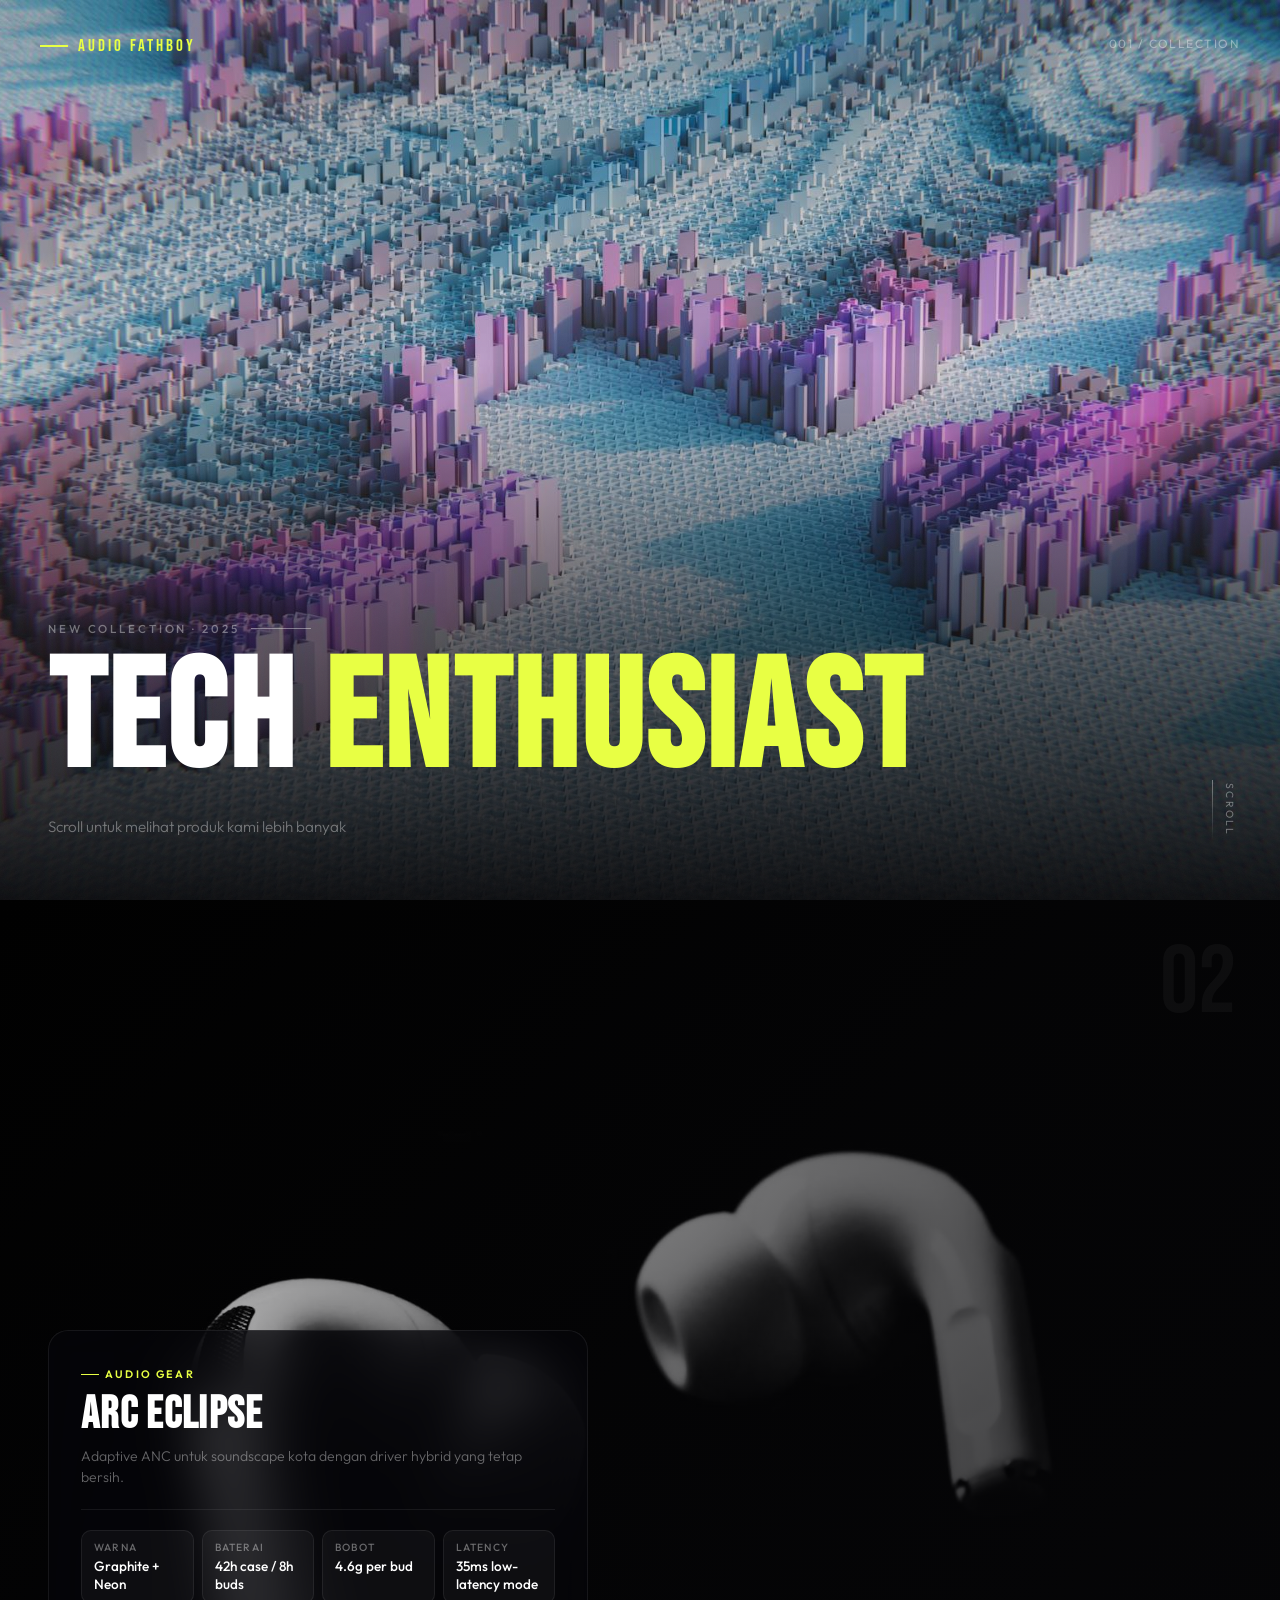
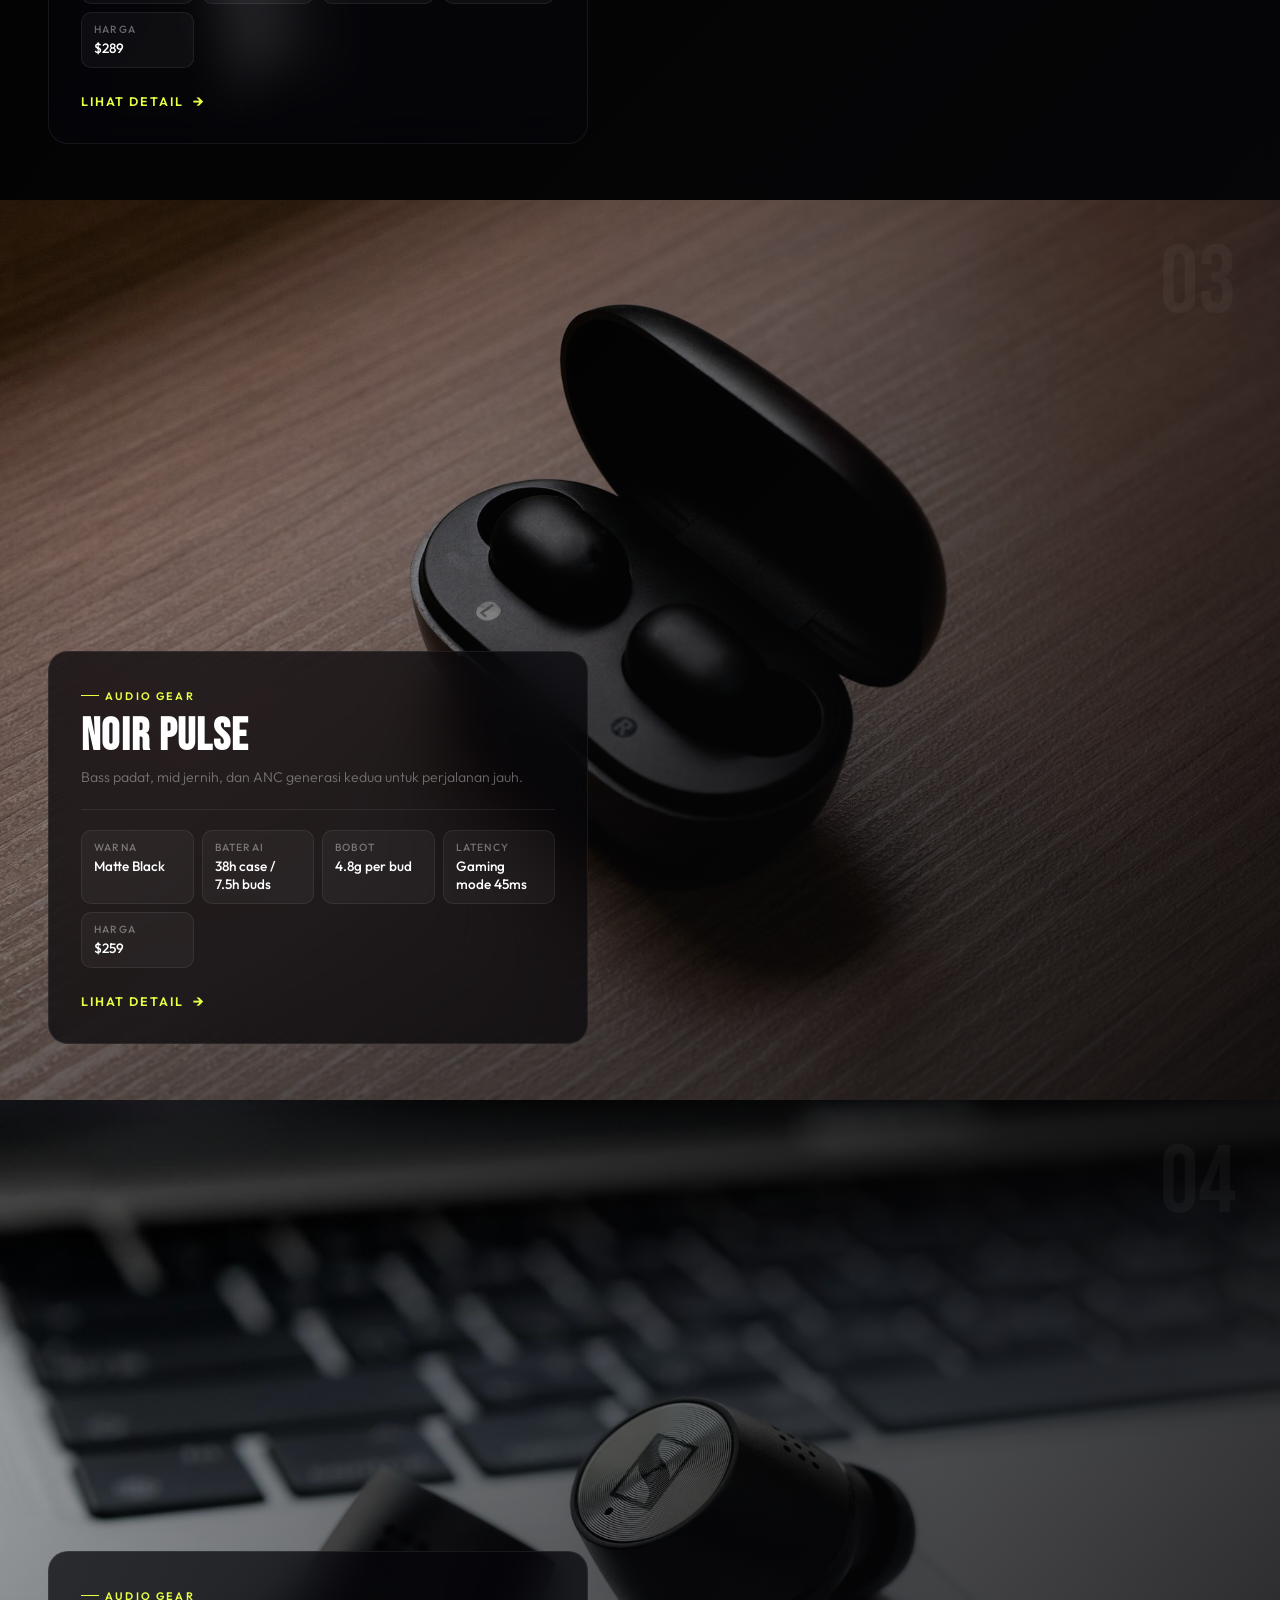
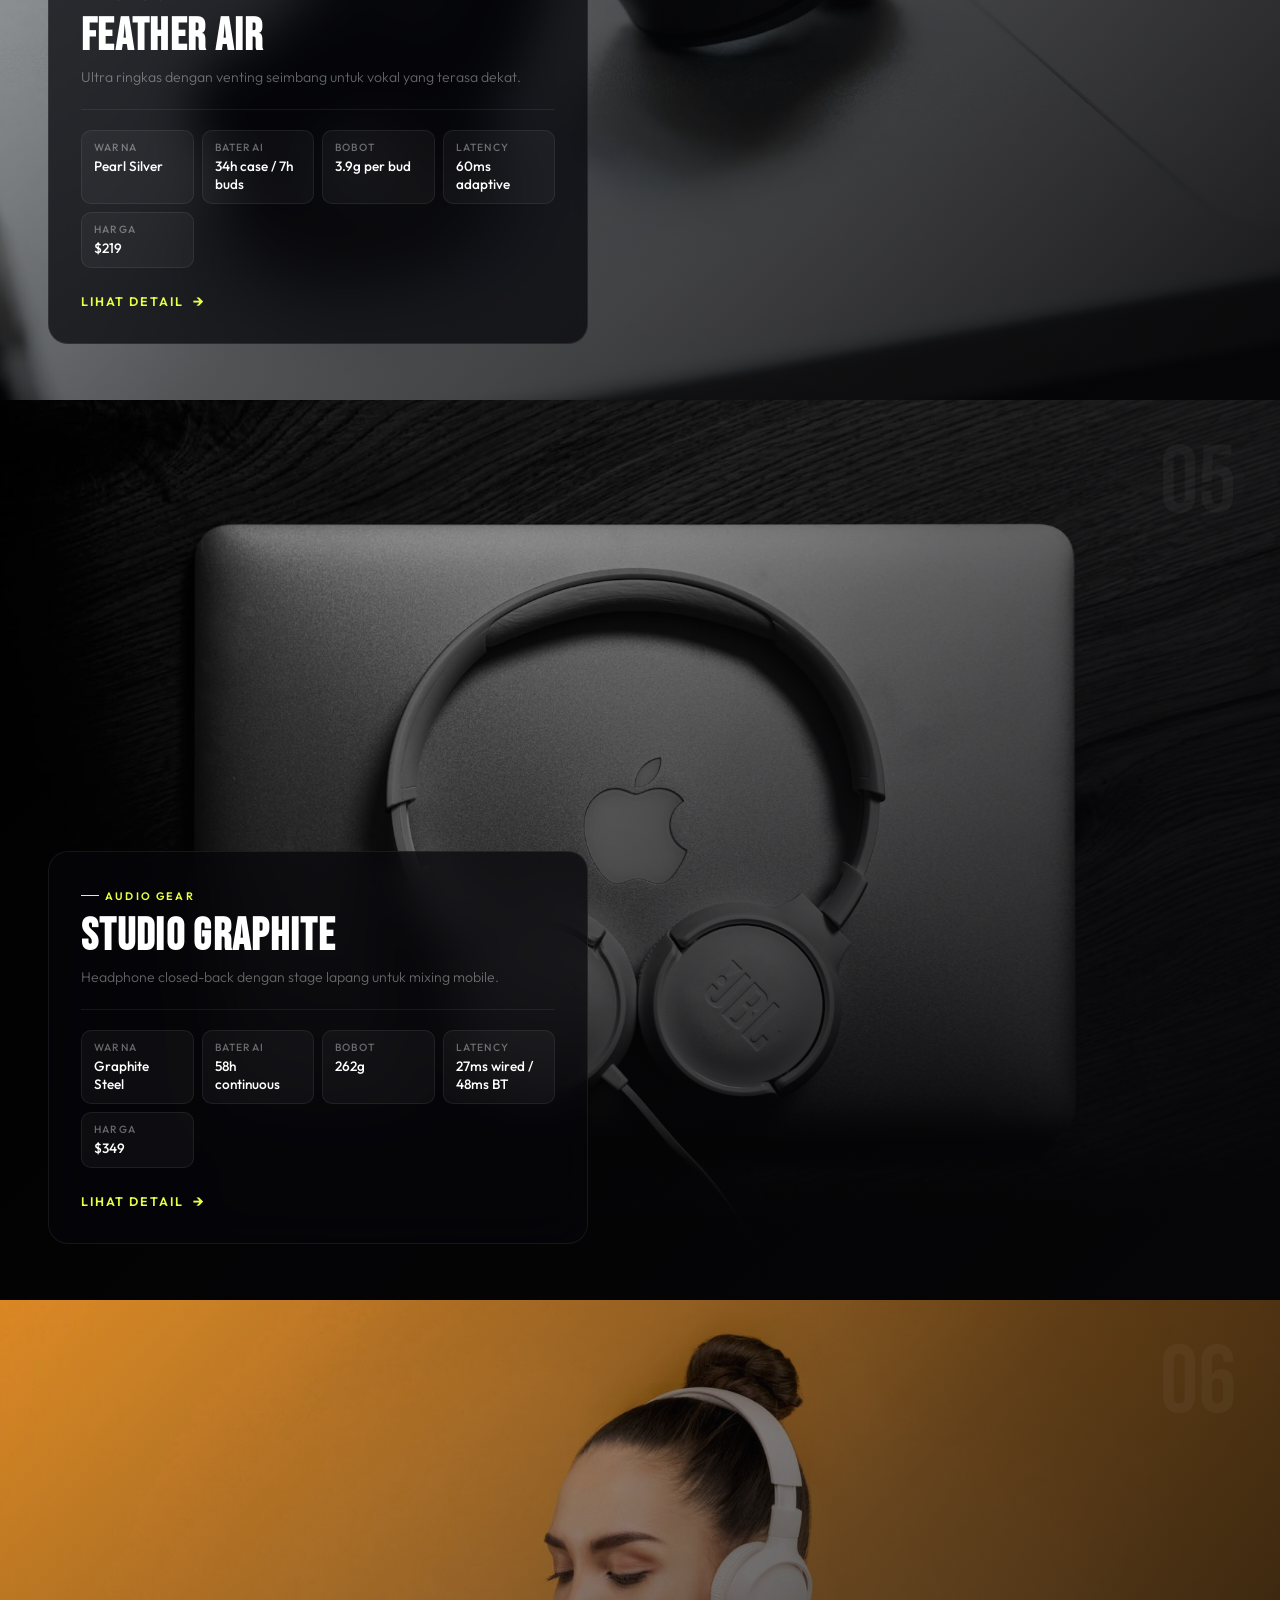
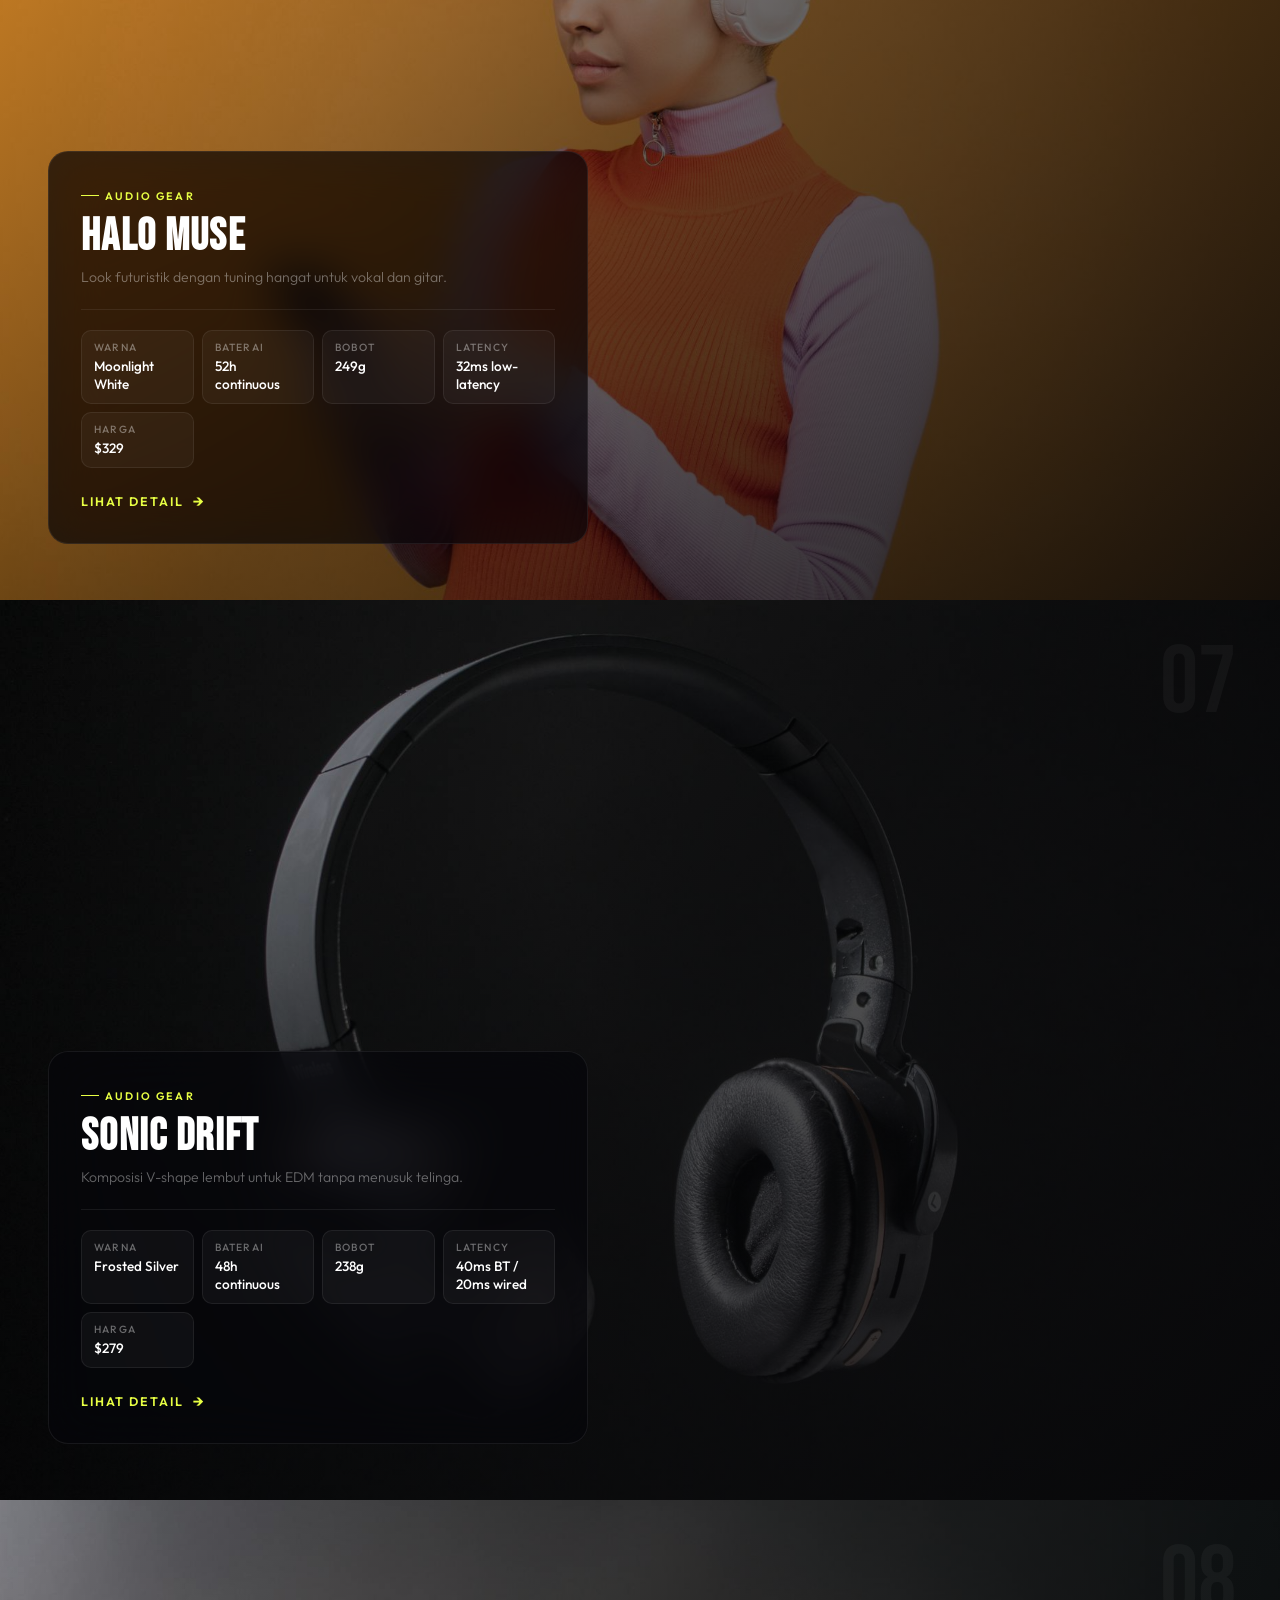
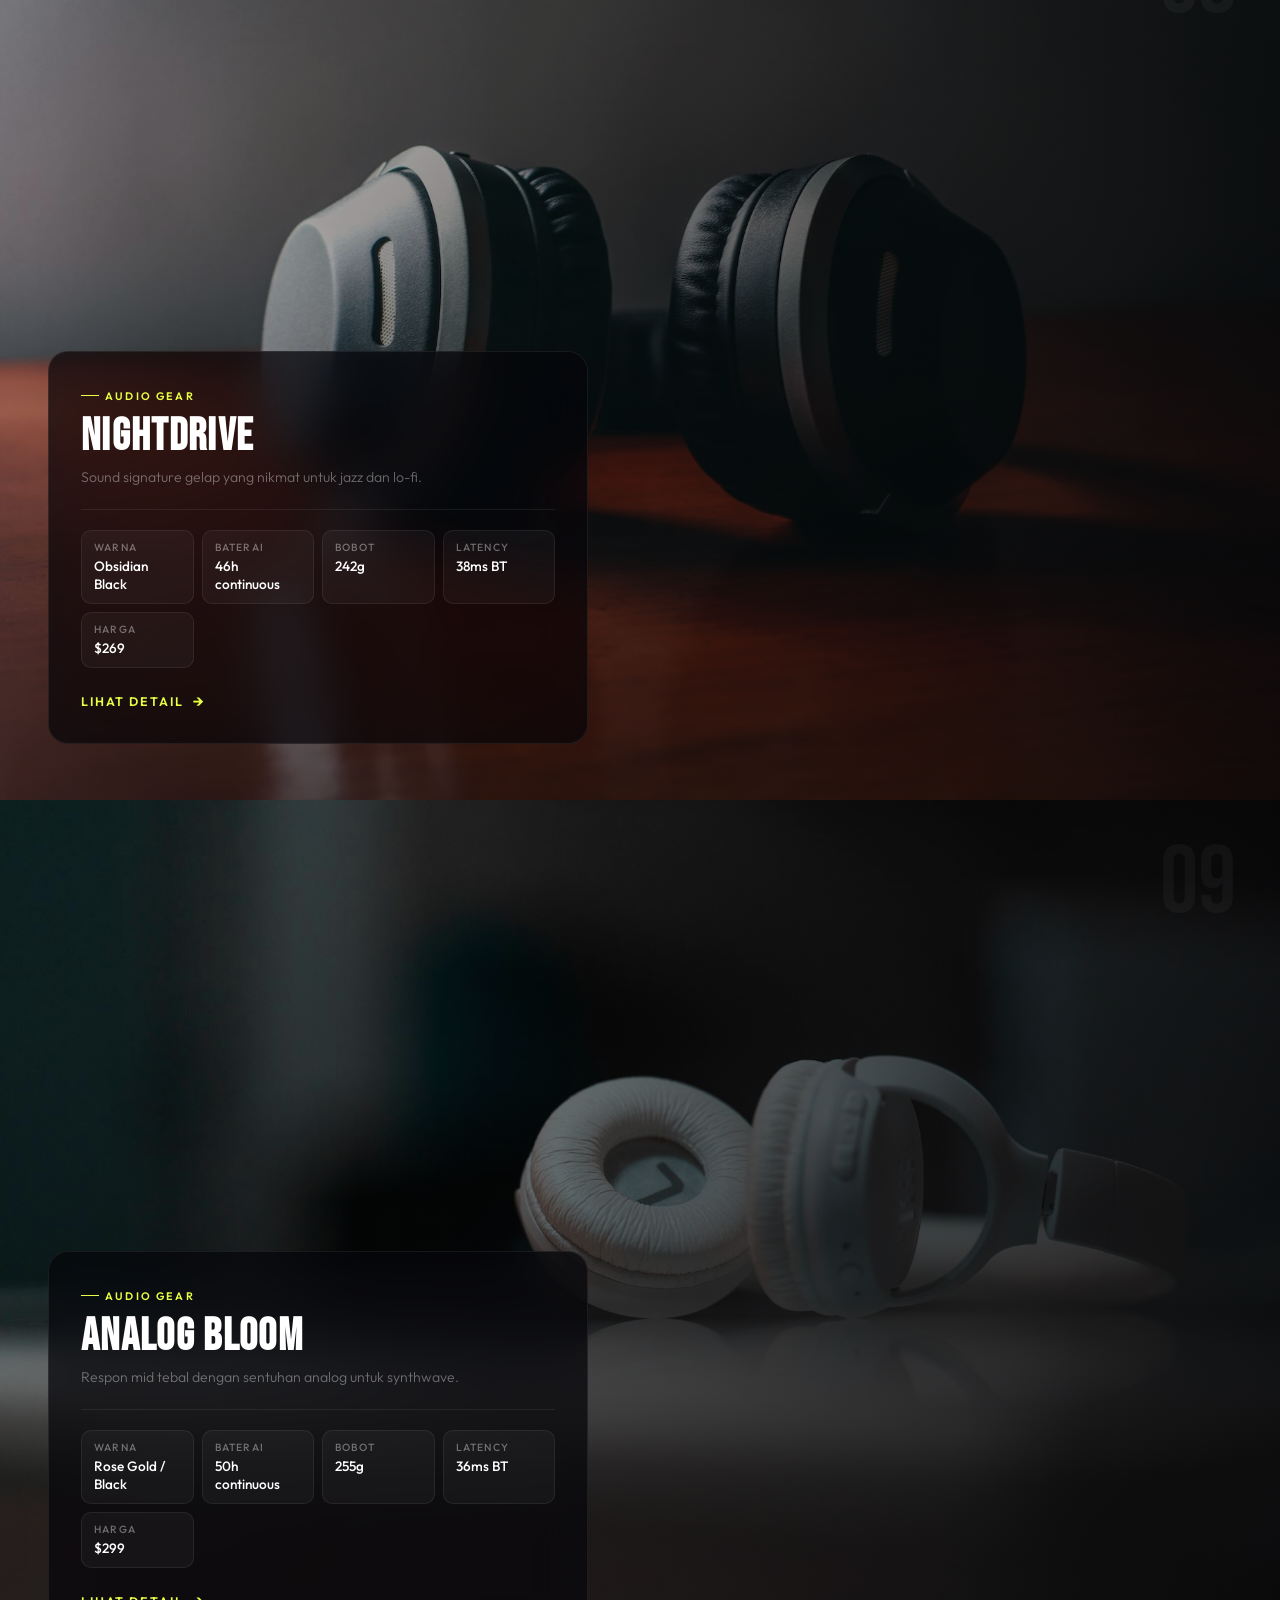
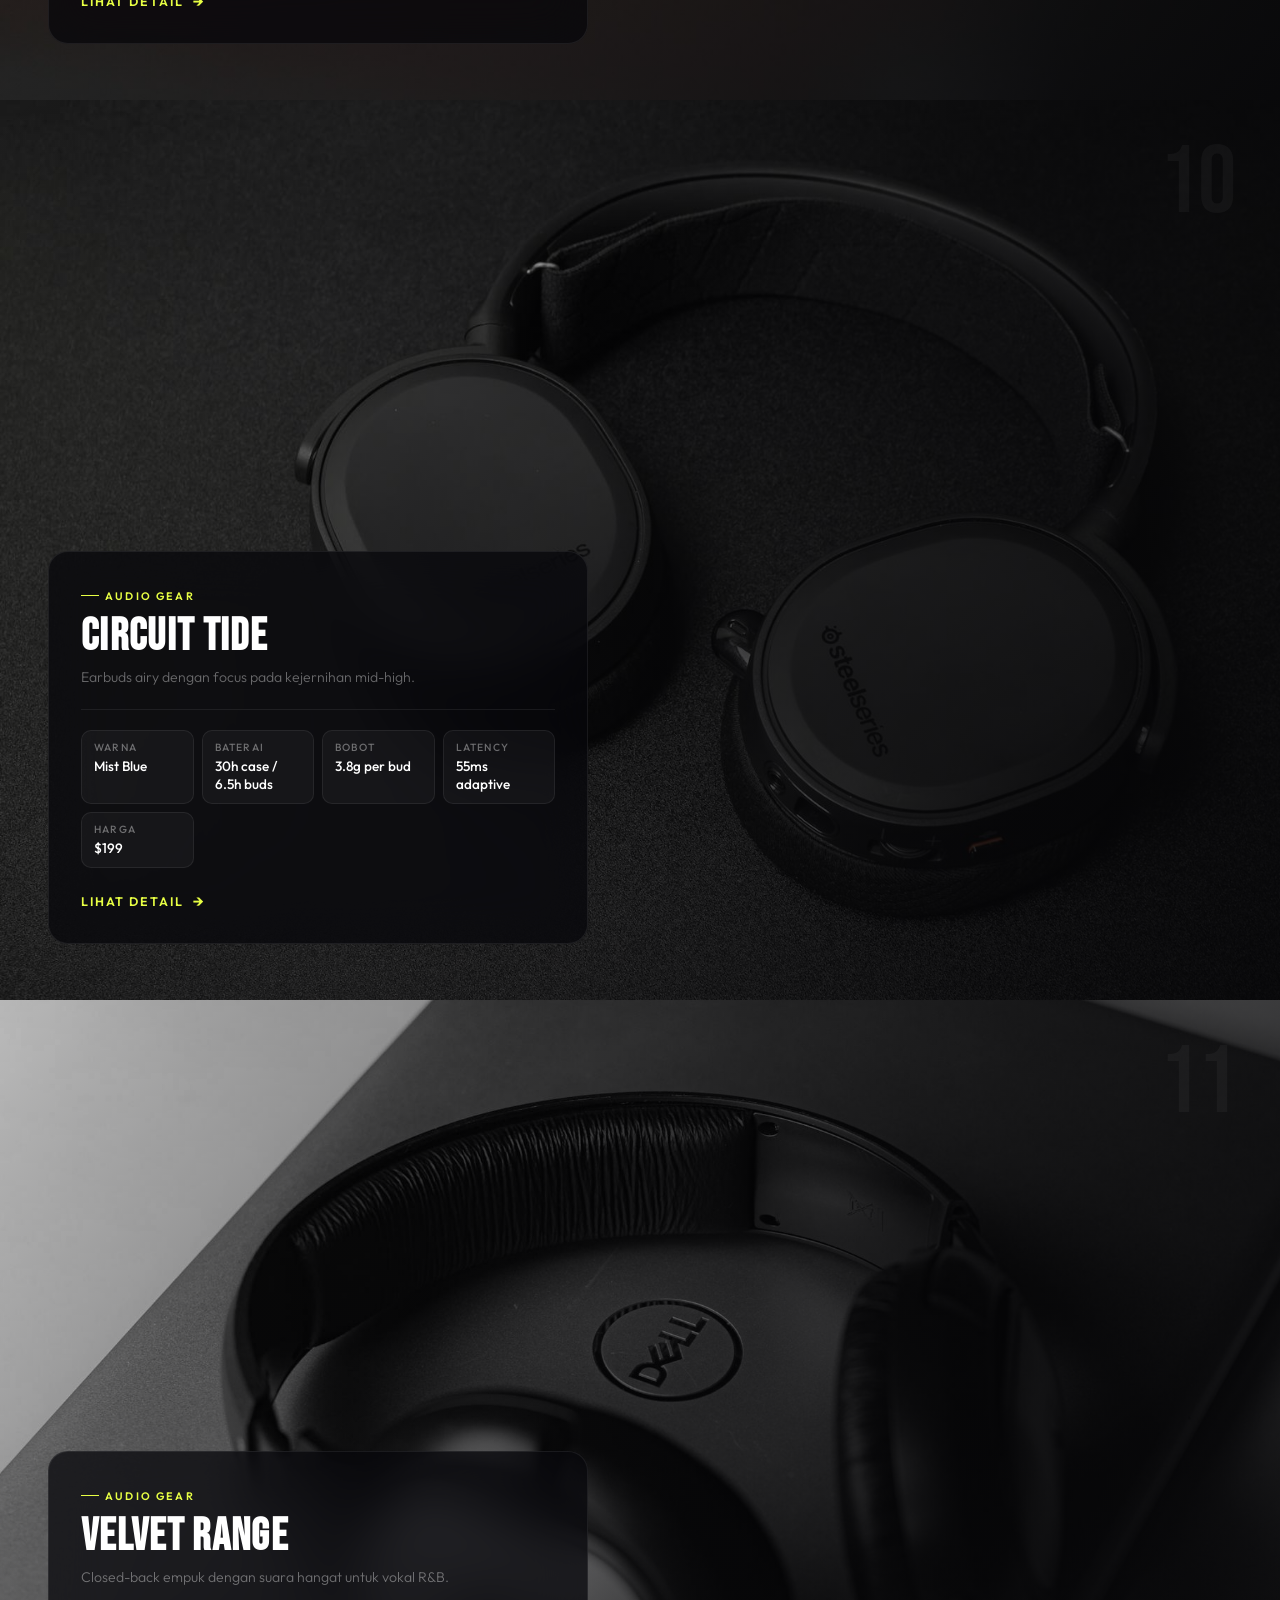
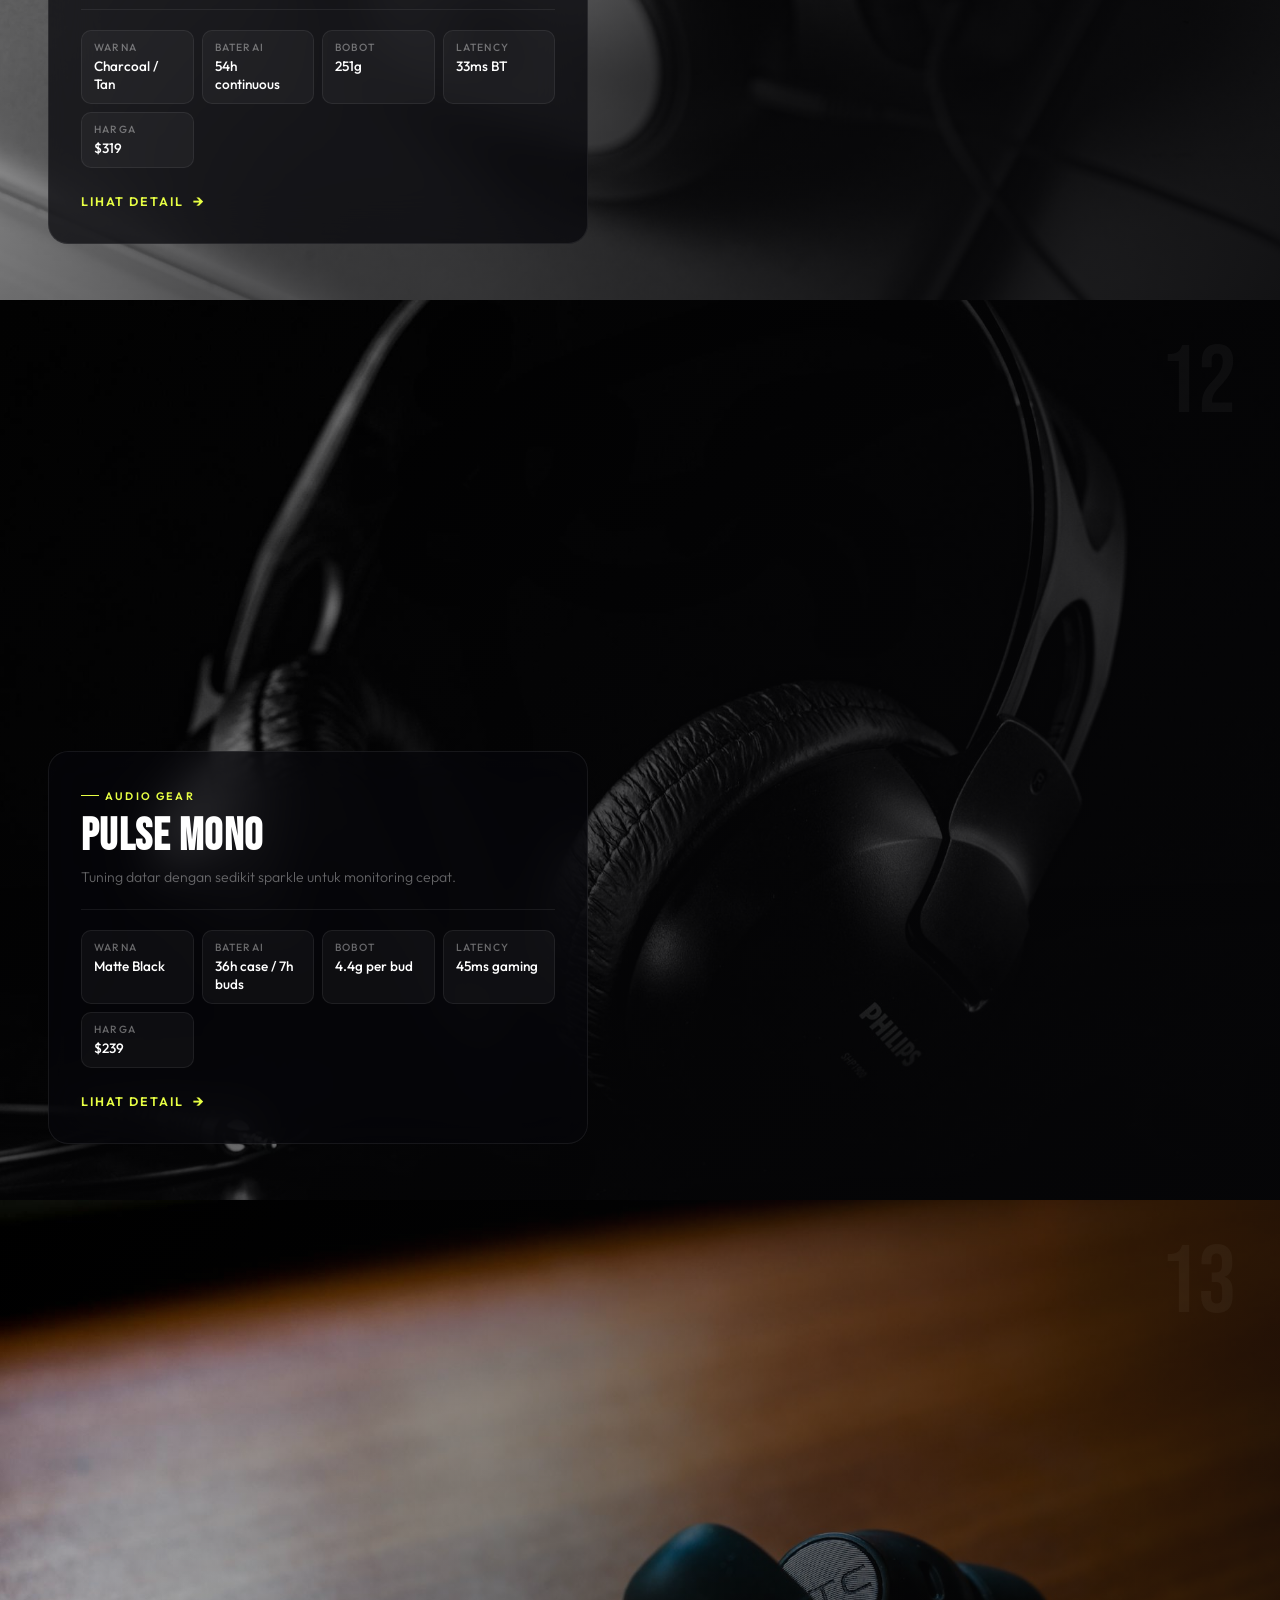
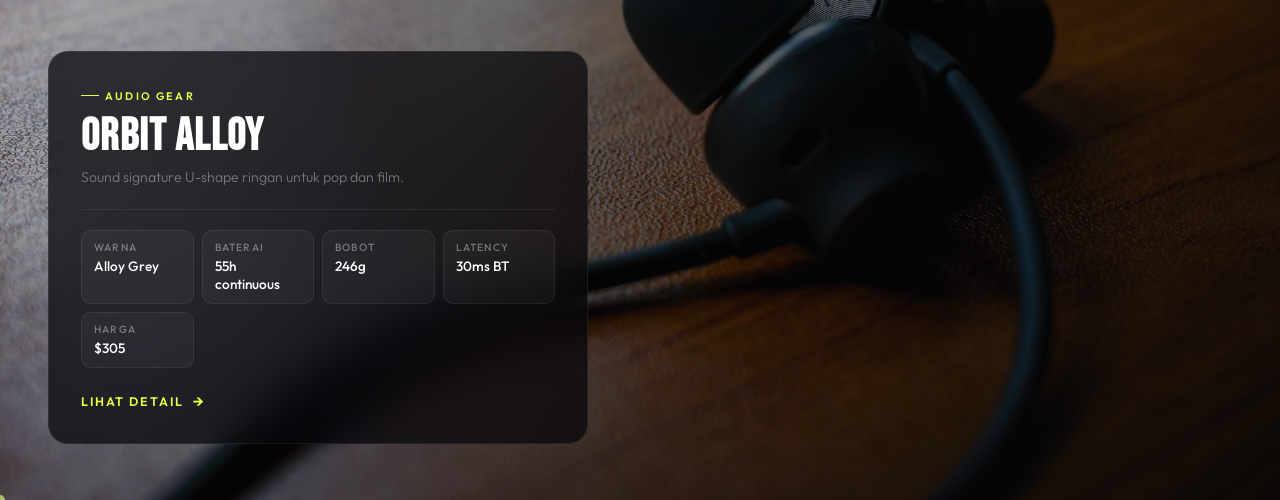
<file: index.html>
<!DOCTYPE html>
<html lang="id">
  <head>
    <meta charset="UTF-8" />
    <meta name="viewport" content="width=device-width, initial-scale=1.0" />
    <title>AUDIO FATHBOY</title>
    <link rel="stylesheet" href="style.css" />
    <link rel="preconnect" href="https://fonts.googleapis.com" />
    <link rel="preconnect" href="https://fonts.gstatic.com" crossorigin />
    <link href="https://fonts.googleapis.com/css2?family=Bebas+Neue&family=Outfit:wght@300;400;500;600&display=swap" rel="stylesheet" />
  </head>
  <body>
    <section class="hero">
      <div class="hero-text">
        <h1>TECH ENTHUSIAST</h1>
        <p>Scroll untuk melihat produk kami lebih banyak</p>
      </div>
    </section>

    <div id="productList"></div>
  </body>
  <script src="script.js"></script>
</html>
</file>
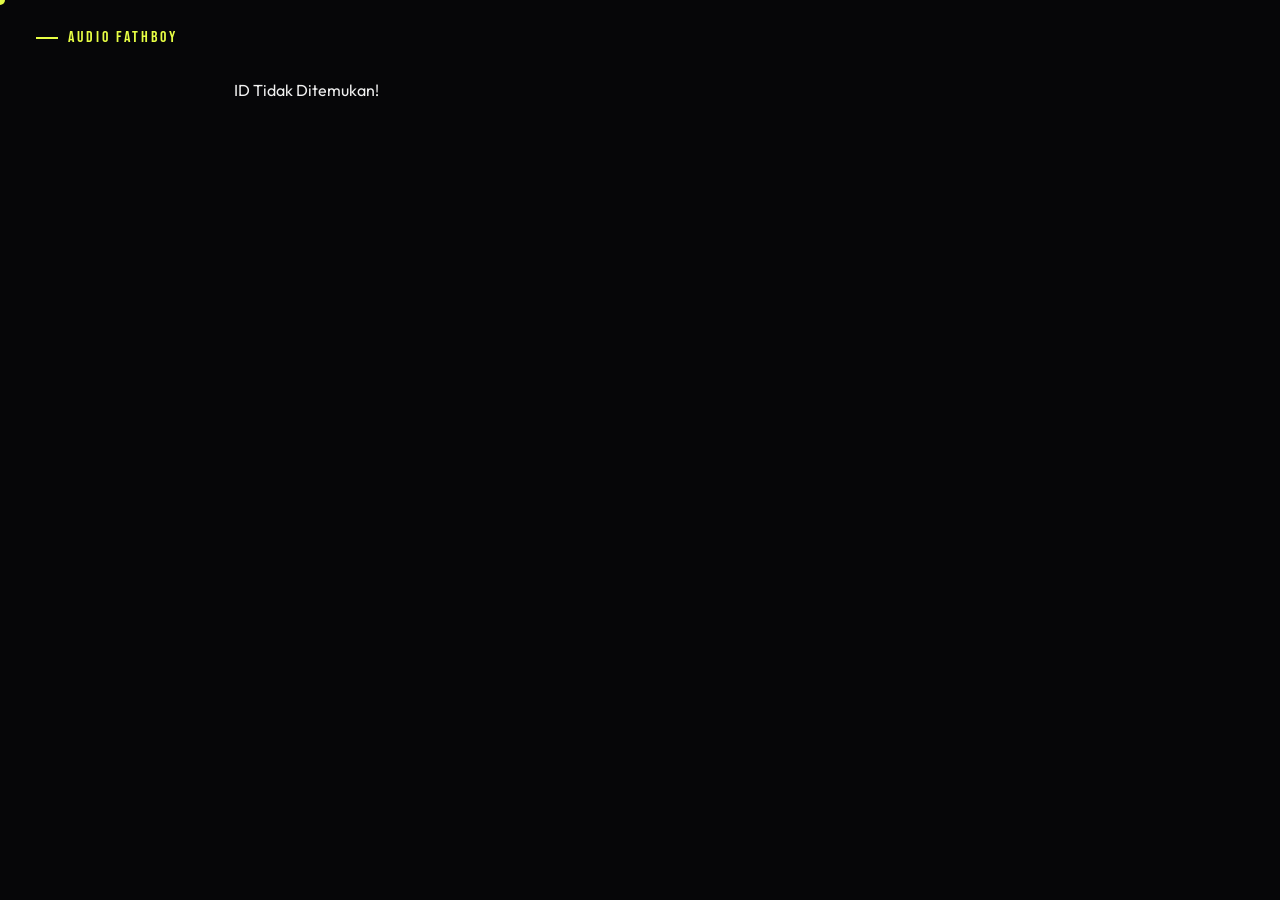
<file: detail.html>
<!doctype html>
<html lang="id">
  <head>
    <meta charset="UTF-8" />
    <meta name="viewport" content="width=device-width, initial-scale=1.0" />
    <title>AUDIO FATHBOY — Detail</title>
    <link rel="stylesheet" href="style.css" />
    <link rel="stylesheet" href="detail.css" />
    <link rel="preconnect" href="https://fonts.googleapis.com" />
    <link rel="preconnect" href="https://fonts.gstatic.com" crossorigin />
    <link
      href="https://fonts.googleapis.com/css2?family=Bebas+Neue&family=Outfit:wght@300;400;500;600&display=swap"
      rel="stylesheet"
    />
  </head>
  <body detail-product>
    <div id="cursor"></div>
    <div class="detail-brand">AUDIO FATHBOY</div>
    <section class="productDetail" id="productDetail">
      <p style="color: rgba(255, 255, 255, 0.3); font-size: 0.85rem">
        Memuat produk...
      </p>
    </section>
    <script src="detail.js" defer></script>
    <script>
      const cur = document.getElementById("cursor");
      document.addEventListener("mousemove", (e) => {
        cur.style.left = e.clientX + "px";
        cur.style.top = e.clientY + "px";
      });
    </script>
  </body>
</html>
</file>
<file: style.css>
@import url('https://fonts.googleapis.com/css2?family=Bebas+Neue&family=Outfit:wght@300;400;500;600&display=swap');

*, *::before, *::after {
  margin: 0;
  padding: 0;
  box-sizing: border-box;
}

:root {
  --c-bg: #060608;
  --c-surface: #0d0d12;
  --c-border: rgba(255,255,255,0.07);
  --c-border-hover: rgba(255,255,255,0.18);
  --c-accent: #e8ff44;
  --c-accent2: #44c8ff;
  --c-text: #f0f0f0;
  --c-muted: rgba(255,255,255,0.38);
  --c-glass: rgba(6,6,10,0.72);
  --font-display: 'Bebas Neue', cursive;
  --font-body: 'Outfit', sans-serif;
}

html { scroll-behavior: smooth; }

body {
  background: var(--c-bg);
  color: var(--c-text);
  font-family: var(--font-body);
  overflow-x: hidden;
}

/* ── CURSOR ── */
body { cursor: none; }
#cursor {
  position: fixed;
  width: 10px; height: 10px;
  background: var(--c-accent);
  border-radius: 50%;
  pointer-events: none;
  z-index: 9999;
  transform: translate(-50%,-50%);
  transition: transform 0.08s, width 0.2s, height 0.2s, opacity 0.2s;
  mix-blend-mode: exclusion;
}
#cursor.big { width: 48px; height: 48px; opacity: 0.6; }

/* ── HERO ── */
.hero {
  min-height: 100vh;
  background-image: url("assets/images/main-image.jpg");
  background-size: cover;
  background-position: center;
  display: flex;
  flex-direction: column;
  justify-content: flex-end;
  position: relative;
  overflow: hidden;
}

.hero::before {
  content: '';
  position: absolute; inset: 0;
  background: linear-gradient(
    to bottom,
    rgba(6,6,8,0.15) 0%,
    rgba(6,6,8,0) 40%,
    rgba(6,6,8,0.55) 70%,
    rgba(6,6,8,0.95) 100%
  );
  z-index: 1;
}

.hero-noise {
  position: absolute; inset: 0; z-index: 2; opacity: 0.03;
  background-image: url("data:image/svg+xml,%3Csvg viewBox='0 0 256 256' xmlns='http://www.w3.org/2000/svg'%3E%3Cfilter id='n'%3E%3CfeTurbulence type='fractalNoise' baseFrequency='0.9' numOctaves='4' stitchTiles='stitch'/%3E%3C/filter%3E%3Crect width='100%25' height='100%25' filter='url(%23n)'/%3E%3C/svg%3E");
  background-size: 200px;
  pointer-events: none;
}

.hero-badge {
  position: absolute; top: 36px; left: 40px;
  z-index: 10;
  font-family: var(--font-display);
  font-size: 1.05rem;
  letter-spacing: 0.18em;
  color: var(--c-accent);
  display: flex; align-items: center; gap: 10px;
}
.hero-badge::before {
  content: '';
  display: inline-block;
  width: 28px; height: 2px;
  background: var(--c-accent);
}

.hero-counter {
  position: absolute; top: 36px; right: 40px;
  z-index: 10;
  font-family: var(--font-body);
  font-size: 0.75rem;
  color: var(--c-muted);
  letter-spacing: 0.12em;
}

.hero-content {
  position: relative; z-index: 5;
  padding: 0 48px 60px;
}

.hero-eyebrow {
  font-size: 0.72rem;
  font-weight: 500;
  letter-spacing: 0.25em;
  text-transform: uppercase;
  color: var(--c-muted);
  margin-bottom: 16px;
  display: flex; align-items: center; gap: 12px;
}
.hero-eyebrow::after {
  content: '';
  flex: 1;
  max-width: 60px;
  height: 1px;
  background: var(--c-muted);
}

.hero-title {
  font-family: var(--font-display);
  font-size: clamp(5rem, 12vw, 10rem);
  line-height: 0.9;
  letter-spacing: 0.02em;
  text-transform: uppercase;
  color: #fff;
}

.hero-title span {
  color: var(--c-accent);
}

.hero-sub {
  margin-top: 24px;
  font-size: 0.95rem;
  font-weight: 300;
  color: var(--c-muted);
  max-width: 340px;
  line-height: 1.7;
}

.hero-scroll {
  position: absolute; right: 44px; bottom: 60px;
  z-index: 10;
  display: flex; flex-direction: column; align-items: center; gap: 10px;
  font-size: 0.65rem;
  letter-spacing: 0.22em;
  color: var(--c-muted);
  text-transform: uppercase;
  writing-mode: vertical-rl;
}
.hero-scroll::after {
  content: '';
  width: 1px; height: 60px;
  background: linear-gradient(to bottom, var(--c-muted), transparent);
  animation: scrollpulse 1.8s ease infinite;
}
@keyframes scrollpulse {
  0%,100% { opacity: 0.3; transform: scaleY(1); }
  50% { opacity: 1; transform: scaleY(0.6); }
}

/* ── PRODUCT SECTIONS ── */
#productList { position: relative; }

.product {
  min-height: 100vh;
  background-repeat: no-repeat;
  background-size: cover;
  background-position: center;
  display: flex;
  flex-direction: column;
  justify-content: flex-end;
  align-items: flex-start;
  position: relative;
  overflow: hidden;
  scroll-snap-align: start;
  opacity: 0;
  transform: translateY(32px);
  transition: opacity 0.8s cubic-bezier(0.16,1,0.3,1),
              transform 0.8s cubic-bezier(0.16,1,0.3,1);
}

.product::before {
  content: '';
  position: absolute; inset: 0;
  background: linear-gradient(
    135deg,
    rgba(6,6,8,0) 0%,
    rgba(6,6,8,0.6) 50%,
    rgba(6,6,8,0.92) 100%
  );
  z-index: 1;
}

.product.show {
  opacity: 1;
  transform: translateY(0);
}

/* Index number floating */
.product-index {
  position: absolute; top: 36px; right: 44px;
  z-index: 5;
  font-family: var(--font-display);
  font-size: 6rem;
  line-height: 1;
  color: rgba(255,255,255,0.04);
  pointer-events: none;
  user-select: none;
}

.product-content {
  position: relative; z-index: 5;
  width: 100%;
  max-width: 540px;
  margin: 0 48px 56px;
  background: var(--c-glass);
  border: 1px solid var(--c-border);
  backdrop-filter: blur(24px) saturate(160%);
  -webkit-backdrop-filter: blur(24px) saturate(160%);
  padding: 28px 32px 32px;
  border-radius: 20px;
  transition: border-color 0.3s, transform 0.3s;
  cursor: none;
}

.product-content:hover {
  border-color: var(--c-border-hover);
  transform: translateY(-4px);
}

.product-tag {
  display: inline-flex;
  align-items: center;
  gap: 6px;
  font-size: 0.68rem;
  font-weight: 600;
  letter-spacing: 0.2em;
  text-transform: uppercase;
  color: var(--c-accent);
  margin-bottom: 12px;
}
.product-tag::before {
  content: '';
  width: 18px; height: 1.5px;
  background: var(--c-accent);
}

.title {
  font-family: var(--font-display);
  font-size: 2.8rem;
  letter-spacing: 0.03em;
  line-height: 1;
  color: #fff;
  margin-bottom: 8px;
}

.subtitle {
  font-size: 0.88rem;
  color: var(--c-muted);
  font-weight: 300;
  line-height: 1.5;
  margin-bottom: 20px;
}

.product-divider {
  height: 1px;
  background: var(--c-border);
  margin-bottom: 20px;
}

.product-stats {
  display: grid;
  grid-template-columns: repeat(auto-fill, minmax(100px, 1fr));
  gap: 8px;
  margin-bottom: 22px;
}

.stat {
  padding: 10px 12px;
  border-radius: 10px;
  background: rgba(255,255,255,0.04);
  border: 1px solid var(--c-border);
  display: flex;
  flex-direction: column;
  gap: 3px;
  transition: background 0.2s, border-color 0.2s;
}
.stat:hover {
  background: rgba(255,255,255,0.07);
  border-color: rgba(255,255,255,0.12);
}

.label {
  color: var(--c-muted);
  font-size: 0.65rem;
  font-weight: 500;
  letter-spacing: 0.12em;
  text-transform: uppercase;
}

.value {
  color: #fff;
  font-size: 0.85rem;
  font-weight: 500;
}

.product-cta {
  display: inline-flex;
  align-items: center;
  gap: 10px;
  font-size: 0.78rem;
  font-weight: 600;
  letter-spacing: 0.15em;
  text-transform: uppercase;
  color: var(--c-accent);
  transition: gap 0.2s;
}
.product-cta::after {
  content: '→';
  font-size: 1rem;
}
.product-content:hover .product-cta { gap: 16px; }
</file>
<file: detail.css>
@import url('https://fonts.googleapis.com/css2?family=Bebas+Neue&family=Outfit:wght@300;400;500;600&display=swap');

body[detail-product] {
  background: #060608;
  font-family: 'Outfit', sans-serif;
  color: #f0f0f0;
  cursor: none;
  min-height: 100vh;
}

body[detail-product] #cursor {
  position: fixed;
  width: 10px; height: 10px;
  background: #e8ff44;
  border-radius: 50%;
  pointer-events: none;
  z-index: 9999;
  transform: translate(-50%,-50%);
  transition: width 0.2s, height 0.2s, opacity 0.2s;
  mix-blend-mode: exclusion;
}

.detail-brand {
  position: fixed; top: 28px; left: 36px;
  z-index: 50;
  font-family: 'Bebas Neue', cursive;
  font-size: 1rem;
  letter-spacing: 0.18em;
  color: #e8ff44;
  display: flex; align-items: center; gap: 10px;
}
.detail-brand::before {
  content: '';
  width: 22px; height: 2px;
  background: #e8ff44;
}

.productDetail {
  max-width: 860px;
  margin: 0 auto;
  padding: 80px 24px 80px;
  display: grid;
  gap: 20px;
  opacity: 0;
  transform: translateY(20px);
  animation: fadeUp 0.7s cubic-bezier(0.16,1,0.3,1) 0.1s forwards;
}

@keyframes fadeUp {
  to { opacity: 1; transform: none; }
}

.back {
  display: inline-flex;
  align-items: center;
  gap: 8px;
  font-size: 0.75rem;
  font-weight: 600;
  letter-spacing: 0.18em;
  text-transform: uppercase;
  color: rgba(255,255,255,0.45);
  text-decoration: none;
  transition: color 0.2s, gap 0.2s;
  width: fit-content;
}
.back::before { content: '←'; font-size: 1rem; color: #e8ff44; }
.back:hover { color: #fff; gap: 12px; }

.detail-hero {
  width: 100%;
  aspect-ratio: 16/7;
  border-radius: 20px;
  background-size: cover;
  background-position: center;
  border: 1px solid rgba(255,255,255,0.07);
  overflow: hidden;
  position: relative;
}
.detail-hero::after {
  content: '';
  position: absolute; inset: 0;
  background: linear-gradient(to top, rgba(6,6,8,0.6) 0%, transparent 60%);
}

.detail-card {
  background: #0d0d12;
  border: 1px solid rgba(255,255,255,0.07);
  border-radius: 20px;
  overflow: hidden;
}

.detail-header {
  padding: 32px 32px 24px;
  display: grid;
  gap: 8px;
  border-bottom: 1px solid rgba(255,255,255,0.06);
}

.detail-tag {
  font-size: 0.68rem;
  font-weight: 600;
  letter-spacing: 0.22em;
  text-transform: uppercase;
  color: #e8ff44;
  display: flex; align-items: center; gap: 8px;
}
.detail-tag::before { content: ''; width: 16px; height: 1.5px; background: #e8ff44; }

.detail-title {
  font-family: 'Bebas Neue', cursive;
  font-size: clamp(2.5rem, 6vw, 4.5rem);
  line-height: 0.95;
  letter-spacing: 0.02em;
  color: #fff;
}

.detail-subtitle {
  font-size: 0.9rem;
  font-weight: 300;
  color: rgba(255,255,255,0.45);
  line-height: 1.5;
}

.detail-stats {
  display: grid;
  grid-template-columns: repeat(auto-fill, minmax(110px, 1fr));
  gap: 0;
}
.detail-stats .stat {
  padding: 18px 20px;
  border-right: 1px solid rgba(255,255,255,0.06);
  border-bottom: 1px solid rgba(255,255,255,0.06);
  background: transparent;
  border-radius: 0;
  display: flex; flex-direction: column; gap: 4px;
  transition: background 0.2s;
}
.detail-stats .stat:hover { background: rgba(255,255,255,0.03); }
.detail-stats .stat:last-child { border-right: none; }

.detail-stats .label {
  font-size: 0.62rem;
  font-weight: 500;
  letter-spacing: 0.14em;
  text-transform: uppercase;
  color: rgba(255,255,255,0.35);
}
.detail-stats .value {
  font-size: 0.92rem;
  font-weight: 500;
  color: #fff;
}

.detail-description {
  padding: 28px 32px 32px;
  border-top: 1px solid rgba(255,255,255,0.06);
}

.detail-description p {
  font-size: 0.9rem;
  font-weight: 300;
  color: rgba(255,255,255,0.6);
  line-height: 1.8;
  margin-bottom: 12px;
}
.detail-description p:last-child { margin-bottom: 0; }

.detail-price-block {
  padding: 24px 32px;
  display: flex;
  align-items: center;
  justify-content: space-between;
  border-top: 1px solid rgba(255,255,255,0.06);
  flex-wrap: wrap;
  gap: 16px;
}
.price-label {
  font-size: 0.7rem;
  font-weight: 500;
  letter-spacing: 0.15em;
  text-transform: uppercase;
  color: rgba(255,255,255,0.35);
}
.price-value {
  font-family: 'Bebas Neue', cursive;
  font-size: 2.2rem;
  letter-spacing: 0.05em;
  color: #e8ff44;
}
</file>
